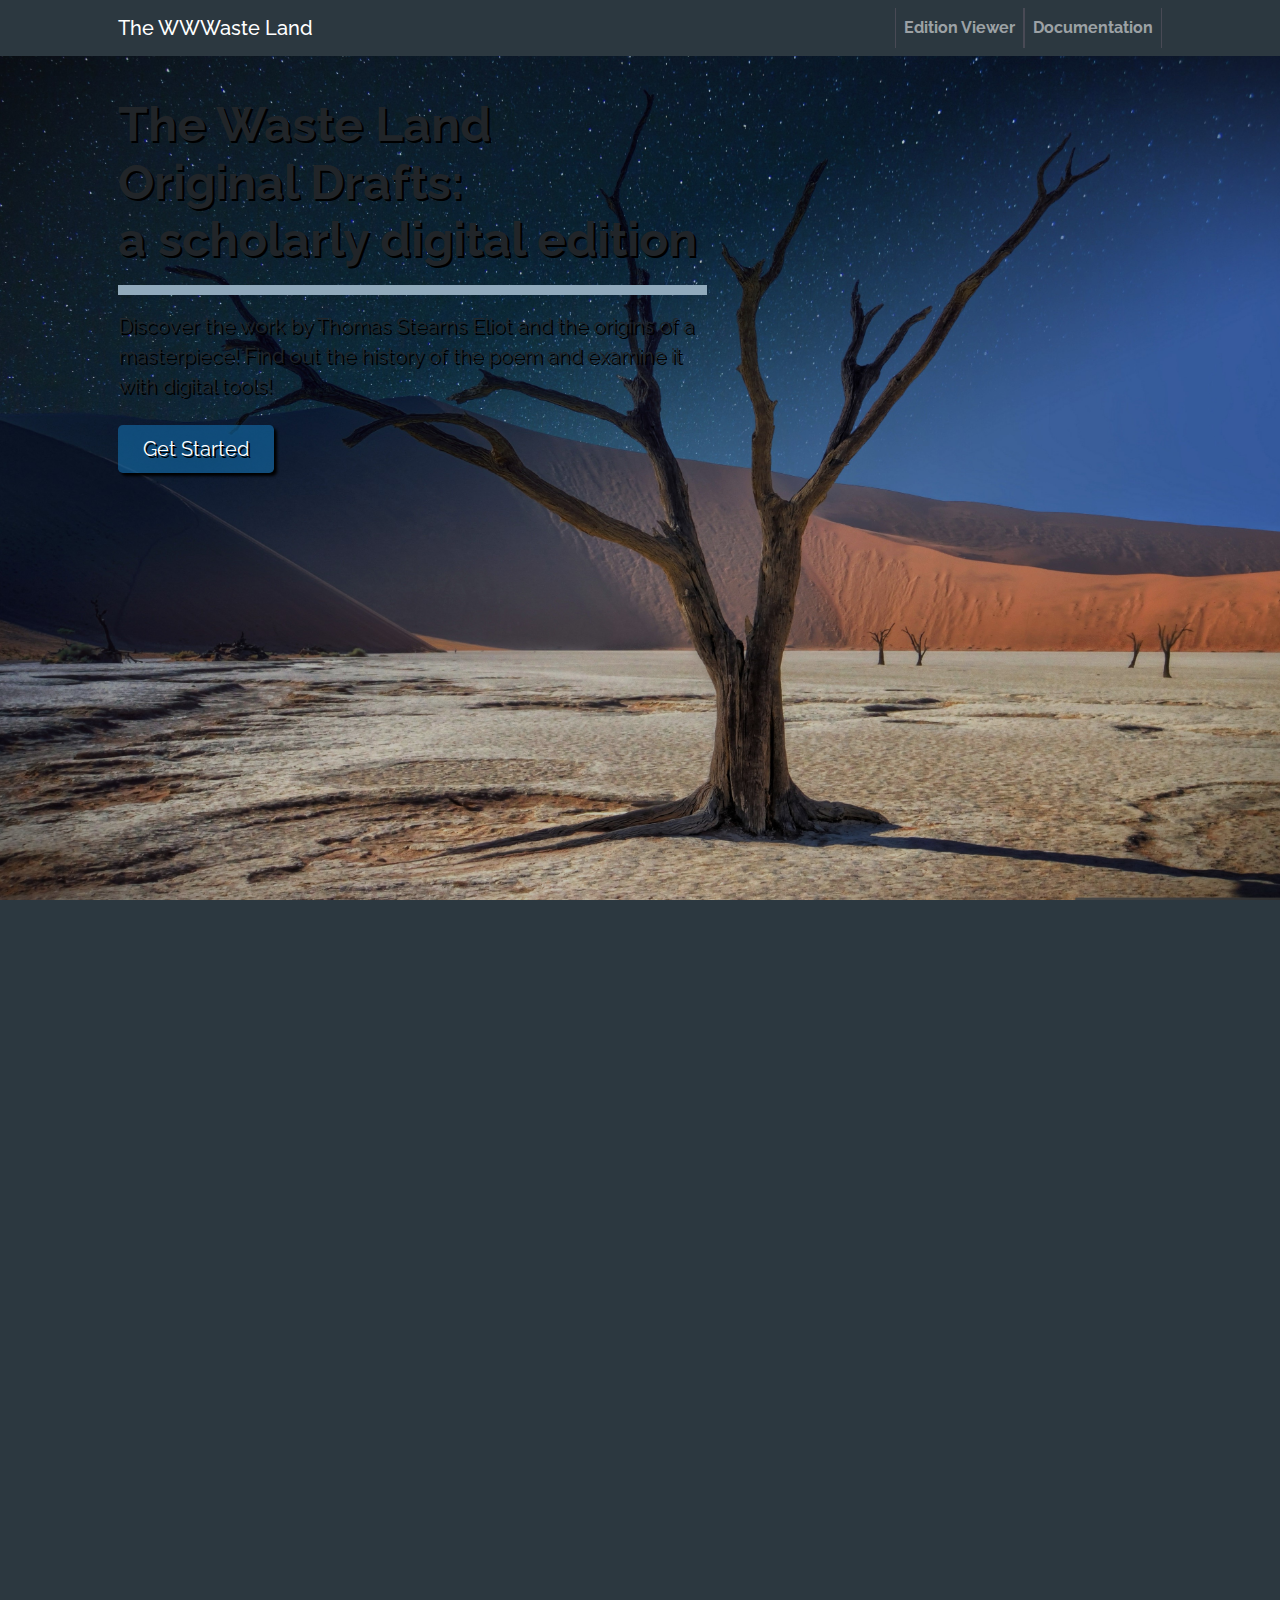
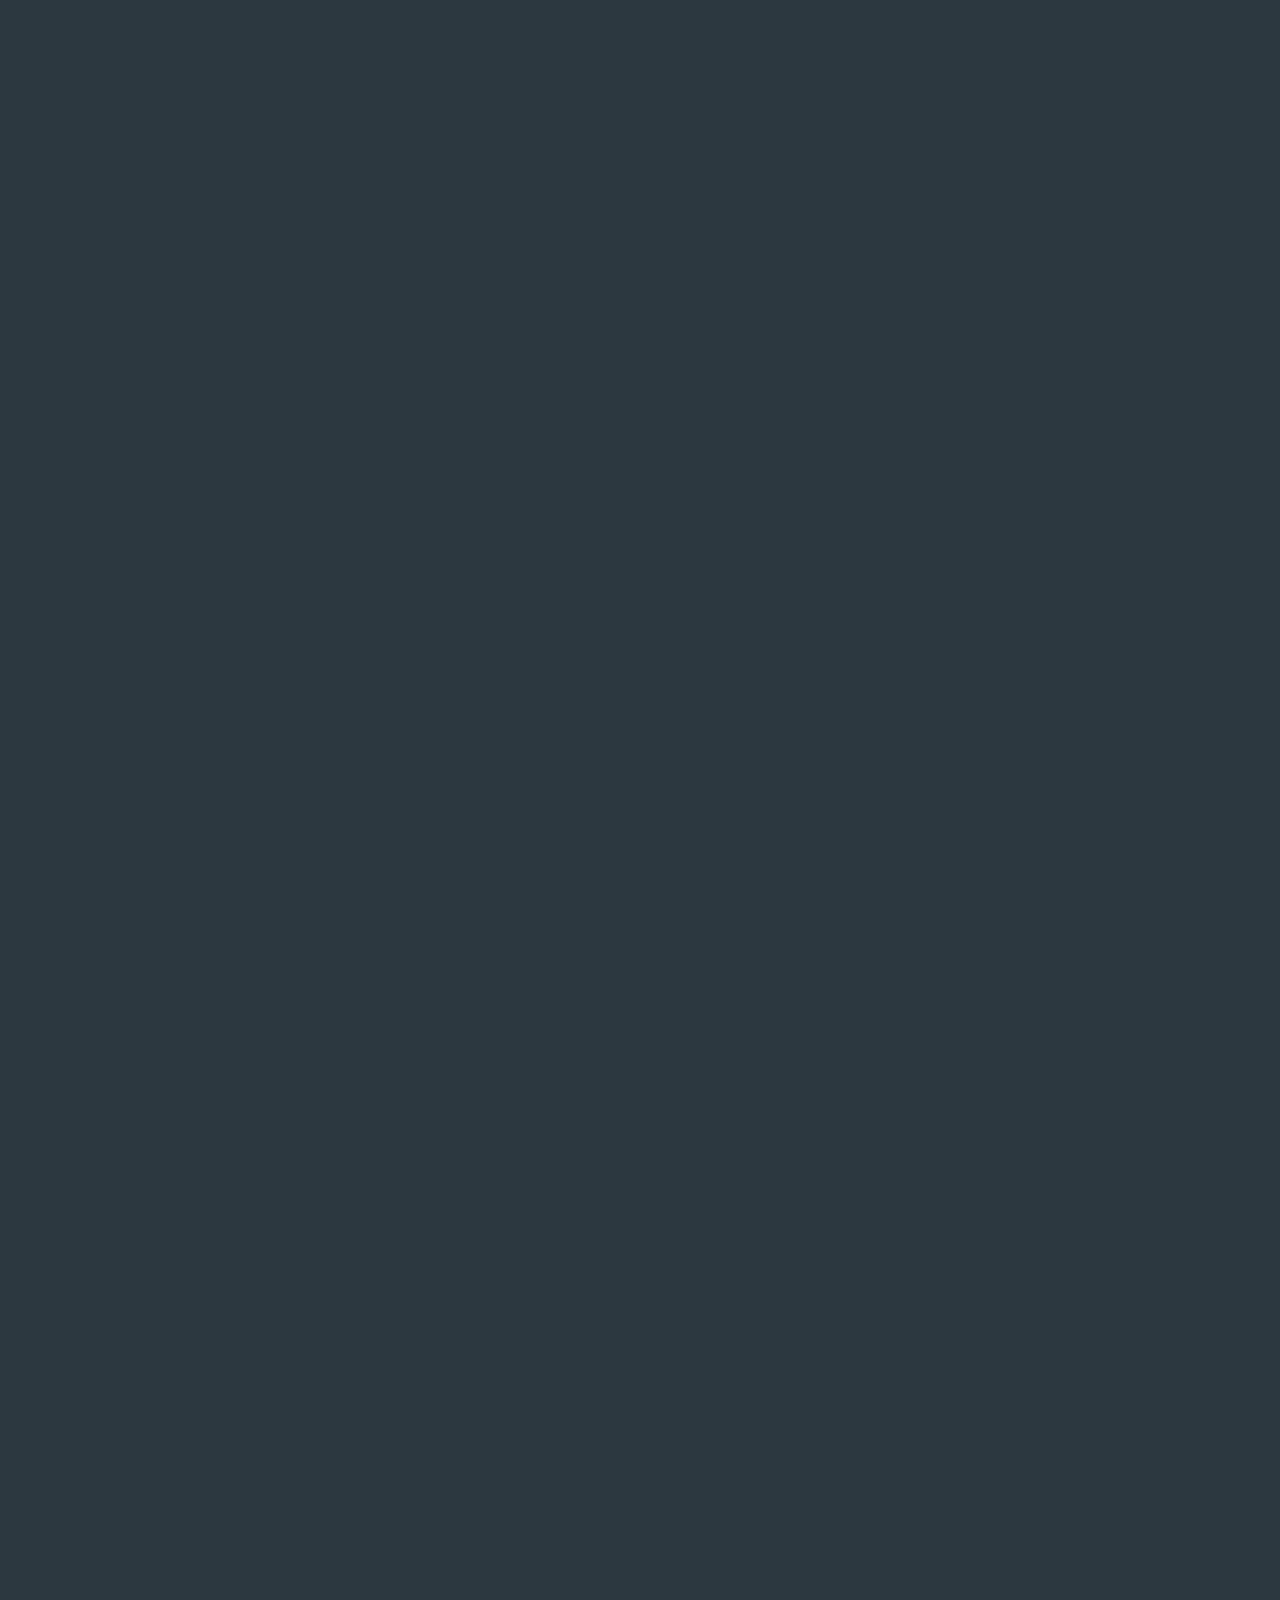
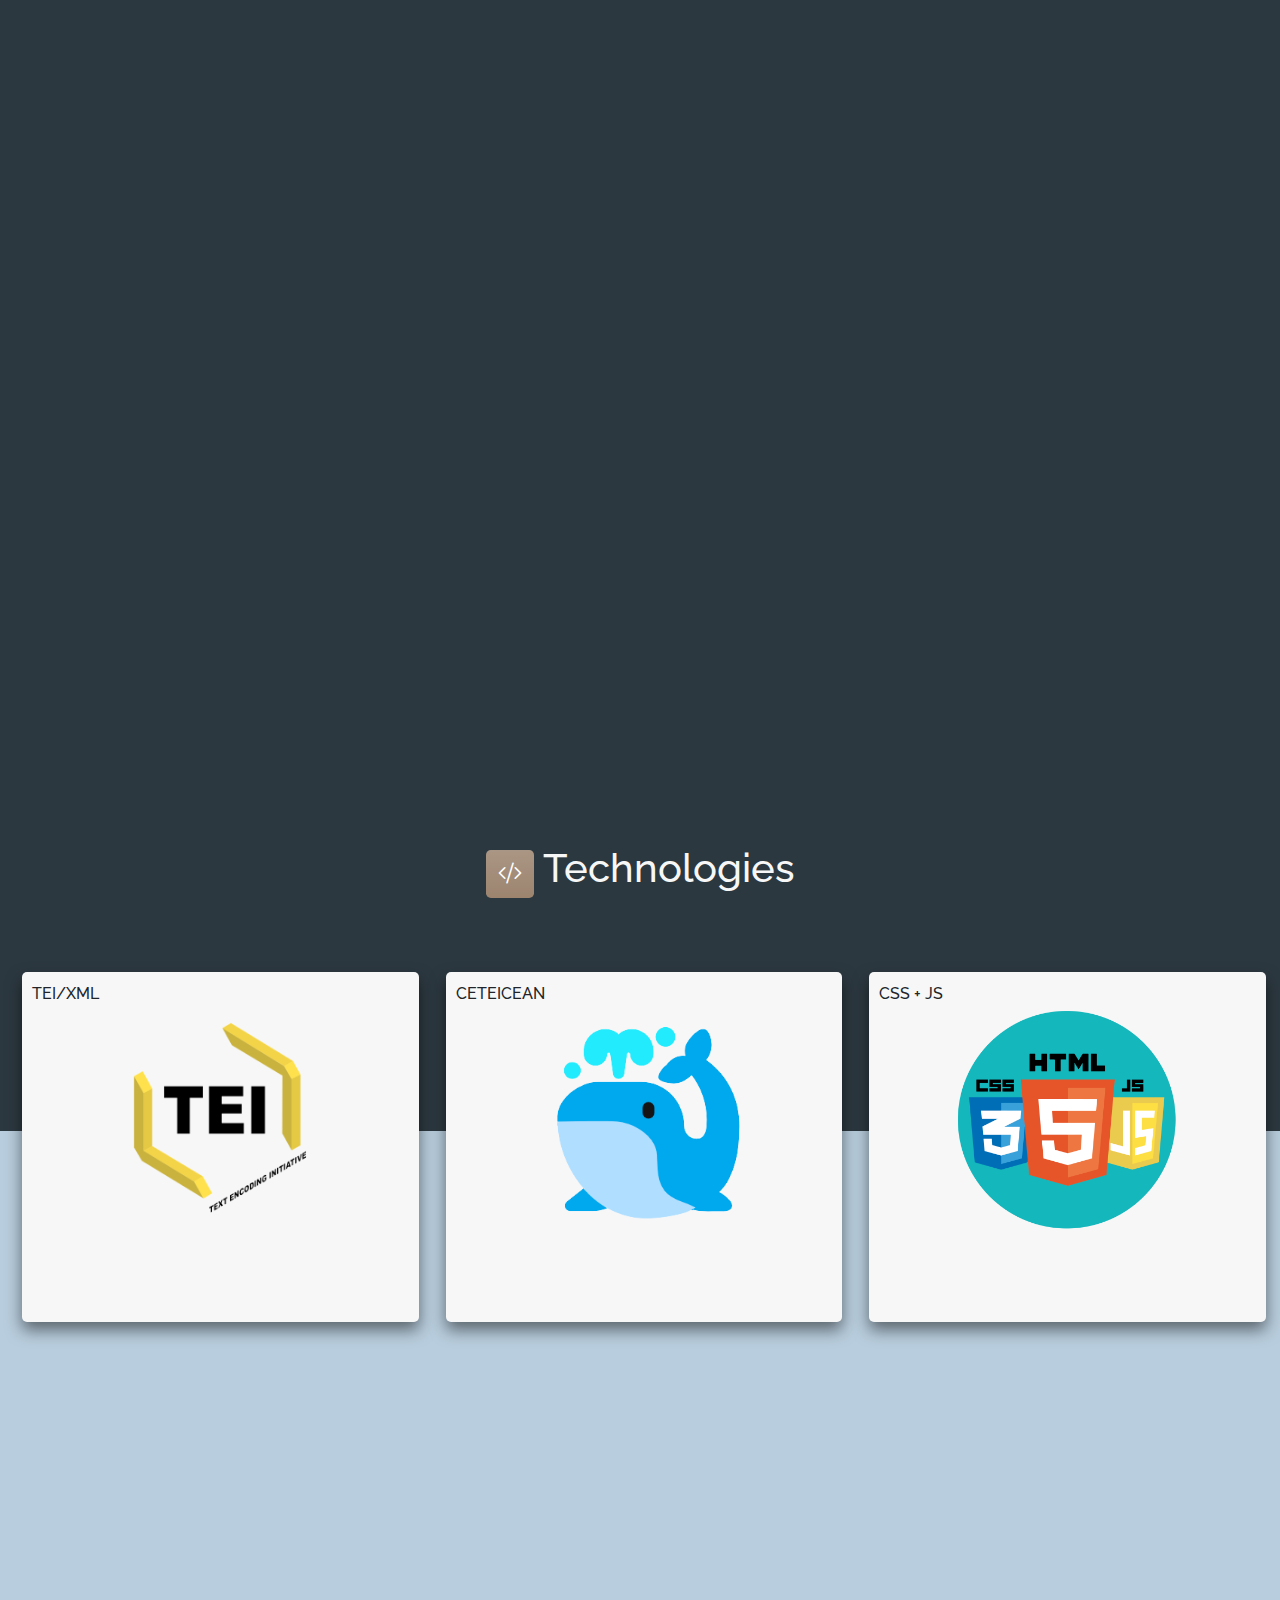
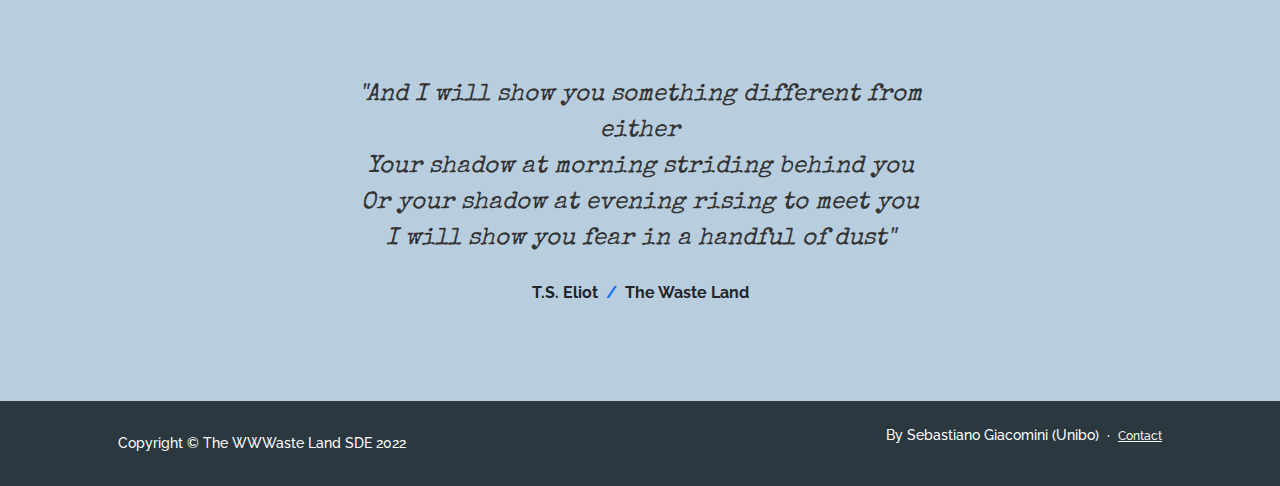
<file: index.html>
<!DOCTYPE html>
<html lang="en">
    <head>
        <meta charset="utf-8" />
        <meta name="viewport" content="width=device-width, initial-scale=1, shrink-to-fit=no" />
        <meta name="description" content="" />
        <meta name="author" content="" />
        <title>The WWWaste Land</title>
        <!-- Favicon-->
        <link type="image/png" sizes="32x32" rel="icon" href="images/icons8-letteratura-32.png">
        <!-- Bootstrap icons-->
        <link href="https://cdn.jsdelivr.net/npm/bootstrap-icons@1.5.0/font/bootstrap-icons.css" rel="stylesheet" />
        <!-- Core theme CSS (includes Bootstrap)-->
        <link href="css/styles.css" rel="stylesheet" />
        <link href="css/mycss.css" rel="stylesheet" />
        <link rel="preconnect" href="https://fonts.googleapis.com">
        <link rel="preconnect" href="https://fonts.gstatic.com" crossorigin>
        <link href="https://fonts.googleapis.com/css2?family=Raleway:wght@300&display=swap" rel="stylesheet">
    </head>
    <body class="d-flex flex-column h-100">
        <main class="flex-shrink-0">
            <!-- Navigation-->
            <nav class="navbar navbar-expand-lg navbar-dark bg-dark fixed-top">
                <div class="container px-5">
                    <a class="navbar-brand" href="index.html">The WWWaste Land</a>
                    <button class="navbar-toggler" type="button" data-bs-toggle="collapse" data-bs-target="#navbarSupportedContent" aria-controls="navbarSupportedContent" aria-expanded="false" aria-label="Toggle navigation"><span class="navbar-toggler-icon"></span></button>
                    <div class="collapse navbar-collapse" id="navbarSupportedContent">
                        <ul class="navbar-nav ms-auto mb-2 mb-lg-0">
                            <li class="nav-item"><a class="nav-link" href="viewer.html">Edition Viewer</a></li>
                            <li class="nav-item"><a class="nav-link" href="documentation.html">Documentation</a></li>
                        </ul>
                    </div>
                </div>
            </nav>
            <!-- Header-->
            <header class="py-5">
                <div class="container px-5">
                    <div class="row gx-5 align-items-center justify-content-center">
                        <div class="col-lg-8 col-xl-7 col-xxl-6">
                            <div class="my-5 text-center text-xl-start">
                                <h1 class="display-5 fw-bolder mb-2">The Waste Land<br>Original Drafts:<br>a scholarly digital edition</h1>
                                <hr id="headerHr">
                                <p class="lead fw-normal mb-4">Discover the work by Thomas Stearns Eliot and the origins of a masterpiece! Find out the history of the poem and examine it with digital tools!</p>
                                <div class="d-grid gap-3 d-sm-flex justify-content-sm-center justify-content-xl-start">
                                    <a class="btn btn-starting btn-lg px-4 me-sm-3" href="#features">Get Started</a>
                                </div>
                            </div>
                        </div>
                        <div class="col-xl-5 col-xxl-6 d-none d-xl-block text-center"></div>
                    </div>
                </div>
            </header>
            <!-- Features section-->
            <section class="py-5" id="features">
                <div class="container px-5 my-5">
                    <div class="row gx-5">
                        <div class="col-lg-12 full-height">
                            <div class="col mb-5 h-100 special-cards" id="poem">
                                <h2 class="h2"><div class="feature bg-danger bg-gradient text-white rounded-3 mb-3"><i class="bi bi-book"></i></div>  The poem</h2>
                                <hr id="underline-hr1">
                                <p class="mb-0">The Waste Land is a poem by <span class="bolder">Thomas Stearn Eliot</span>, one of the major poems of the 20th century and a masterpiece of <span class="bolder">modernist poetry</span>. The work's first publication dates back to <span class="bolder">1922</span>: it first appeared in the United Kingdom in the October issue of Eliot's The Criterion. In December 1922, the poem was published in book form.<br>
                               The Waste Land is a poem about <span class="bolder">brokenness</span> and <span class="bolder">loss</span>, as a portrait of the <span class="bolder">post-war generation</span>. Disillusionment and fragmentation are both the basic themes and a key feature of the poem's style and layout.</p>
                                <img src="images/book2.png">
                            </div>
                        </div>
                        <div class="col-lg-12 full-height">
                            <div class="col mb-5 h-100 special-cards" id="project">
                                <h2 class="h2"><div class="feature bg-info bg-gradient text-white rounded-3 mb-3"><i class="bi bi-graph-up"></i></div>  The project</h2>
                                <hr id="underline-hr2">
                                <p class="mb-0"><span class="bolder">The WWWaste Land SDE: The Waste Land Original Drafts</span> is a Digital Text in the Humanities project. The present editions aims to provide an effective representation of the <span class="bolder">first stages of the poem's creation</span>, analysing the original <span class="bolder">manuscript-typescript</span> by T. S. Eliot. The edition offers several visualizations of the source document, including a written reproduction of the annotations by T. S. Eliot, Ezra Pound, and Vivienne Eliot, and a text updated according to those revisions.</p>
                                <img src="images/SDE.png">
                            </div>
                        </div>
                        <div class="col-lg-12 full-height">
                            <div class="col mb-5 h-100 special-cards" id="sources">
                                <h2 class="h2"><div class="feature bg-info bg-gradient text-white rounded-3 mb-3"><i class="bi bi-vector-pen"></i></div>  The sources</h2>
                                <hr id="underline-hr2">
                                <p class="mb-0">The present edition recovers the precious content of The Waste Land Original Drafts, a manuscript-typescript today preserved at the <span class="bolder">New York Public Library</span>. The document contains the original typescript draft of the poem along with many hand-written corrections by the author, Ezra Pound, and the author's wife, Vivienne Eliot: in other words, it represents a perfect reflection of the <span class="bolder">fragmentary essence of the poem</span>.</p>
                                <img src="images/1.jpg">
                            </div>
                        </div>
                    </div>
                </div>
            </section>
            <!-- Testimonial section-->
            <div id="technologies">
                        <h3><div class="feature bg-danger bg-gradient text-white rounded-3 mb-3"><i class="bi bi-code-slash"></i></div> Technologies</h3>
                        <div class="tech" id="tei">TEI/XML<br>
                            <img src="images/tei.png">
                        </div>
                        <div class="tech">CETEICEAN <br>
                            <img src="images/cete.png">
                        </div>
                        <div class="tech">CSS + JS<br>
                            <img src="images/hcj.png">
                        </div>
            </div>
            <div class="py-5 snow-bg">
                <div class="container px-5 my-5">
                    <div class="row gx-5 justify-content-center">
                        <div class="col-lg-10 col-xl-7">
                            <div class="text-center">
                                <div class="fs-4 mb-4 fst-italic"><p class="quote">"And I will show you something different from either<br>
                                    Your shadow at morning striding behind you<br>
                                    Or your shadow at evening rising to meet you<br>
                                    I will show you fear in a handful of dust"</p></div>
                                <div class="d-flex align-items-center justify-content-center">
                                    <div class="fw-bold">
                                        T.S. Eliot 
                                        <span class="fw-bold text-primary mx-1">/</span>
                                        The Waste Land 
                                    </div>
                                </div>
                            </div>
                        </div>
                    </div>
                </div>
            </div>
        </main>
        <!-- Footer-->
        <footer class="bg-dark py-4 mt-auto">
            <div class="container px-5">
                <div class="row align-items-center justify-content-between flex-column flex-sm-row">
                    <div class="col-auto"><div class="small m-0 text-white">Copyright &copy; The WWWaste Land SDE 2022</div></div>
                    <div class="col-auto">
                        <p class="small text-white">By Sebastiano Giacomini (Unibo)</a>
                        <span class="text-white mx-1">&middot;</span>
                        <a class="link-light small" href="mailto:sebastiano.giacomini@studio.unibo.it">Contact</a>
                    </div>
                </div>
            </div>
        </footer>
        <!-- Bootstrap core JS-->
        <script src="https://cdn.jsdelivr.net/npm/bootstrap@5.1.3/dist/js/bootstrap.bundle.min.js"></script>
        <!-- Core theme JS-->
        <script src="js/scripts.js"></script>
        <script src="js/myscript.js"></script>
        
    </body>
</html>
</file>
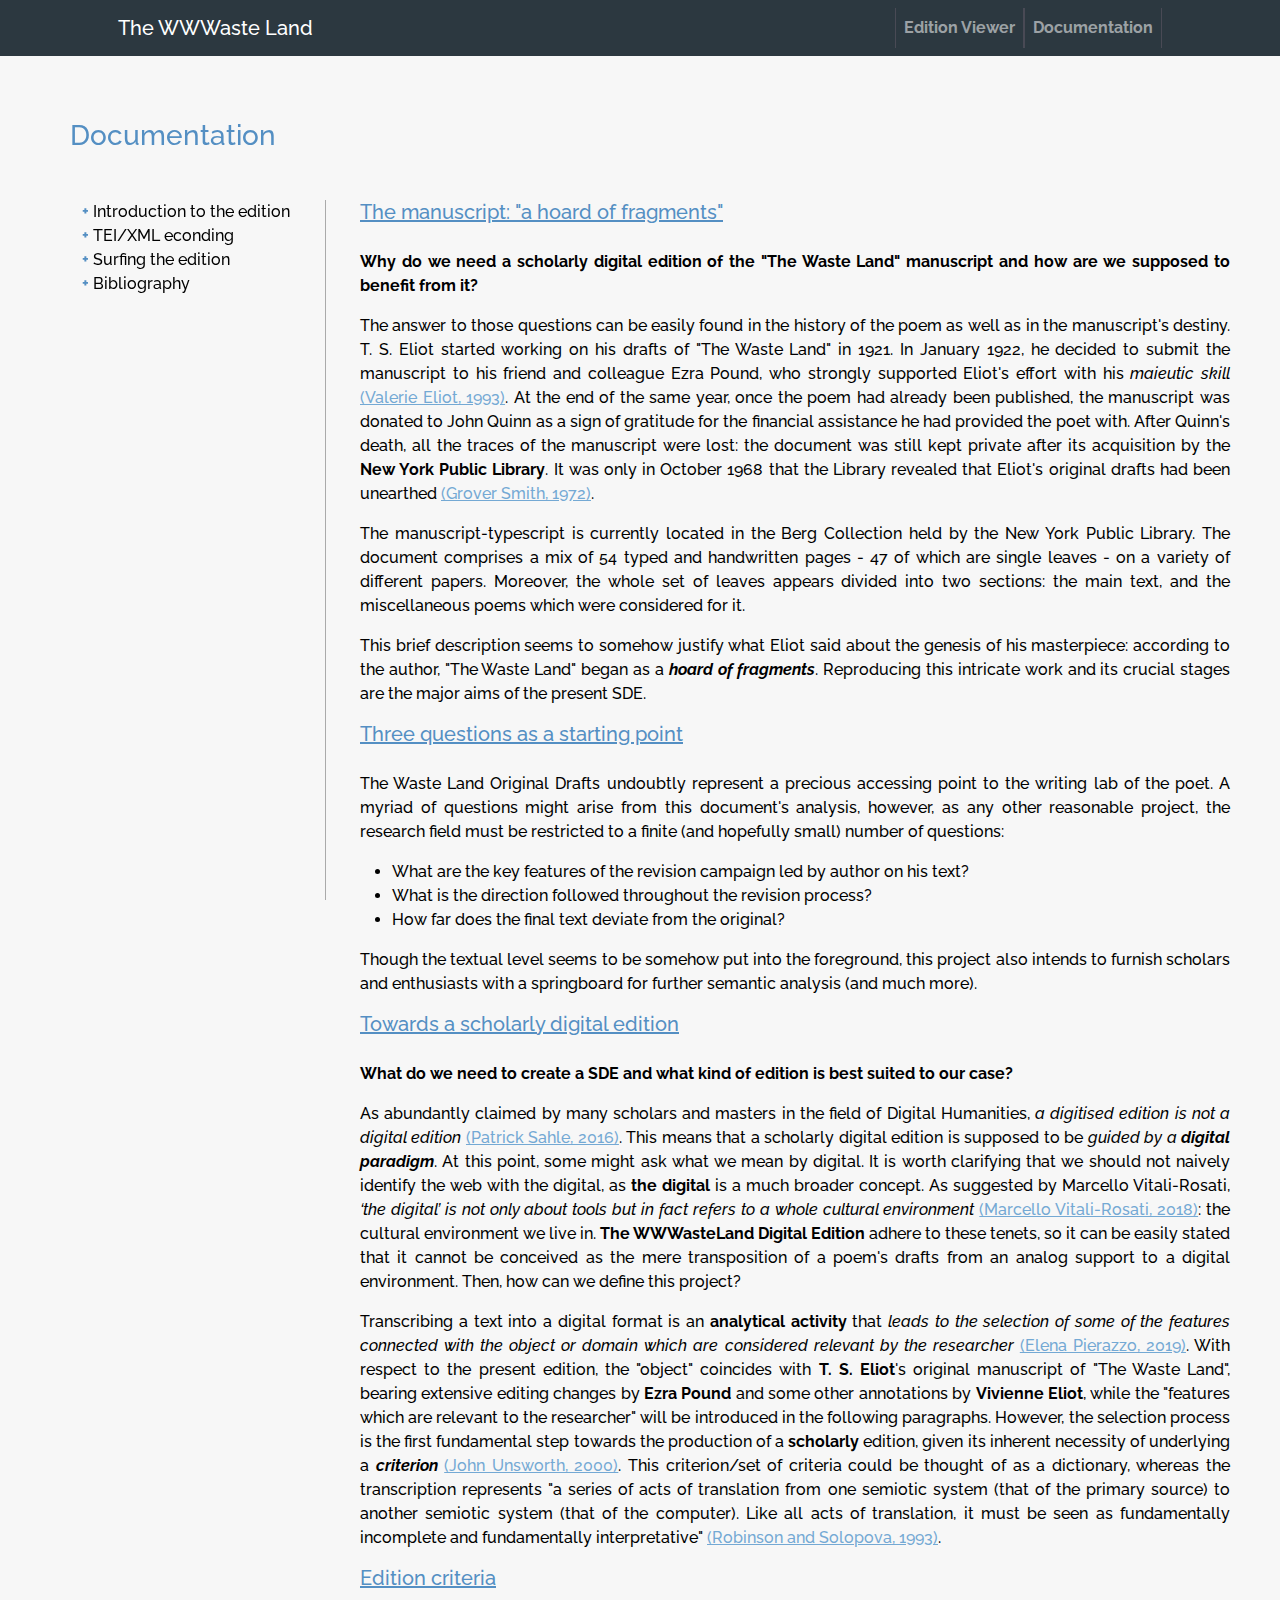
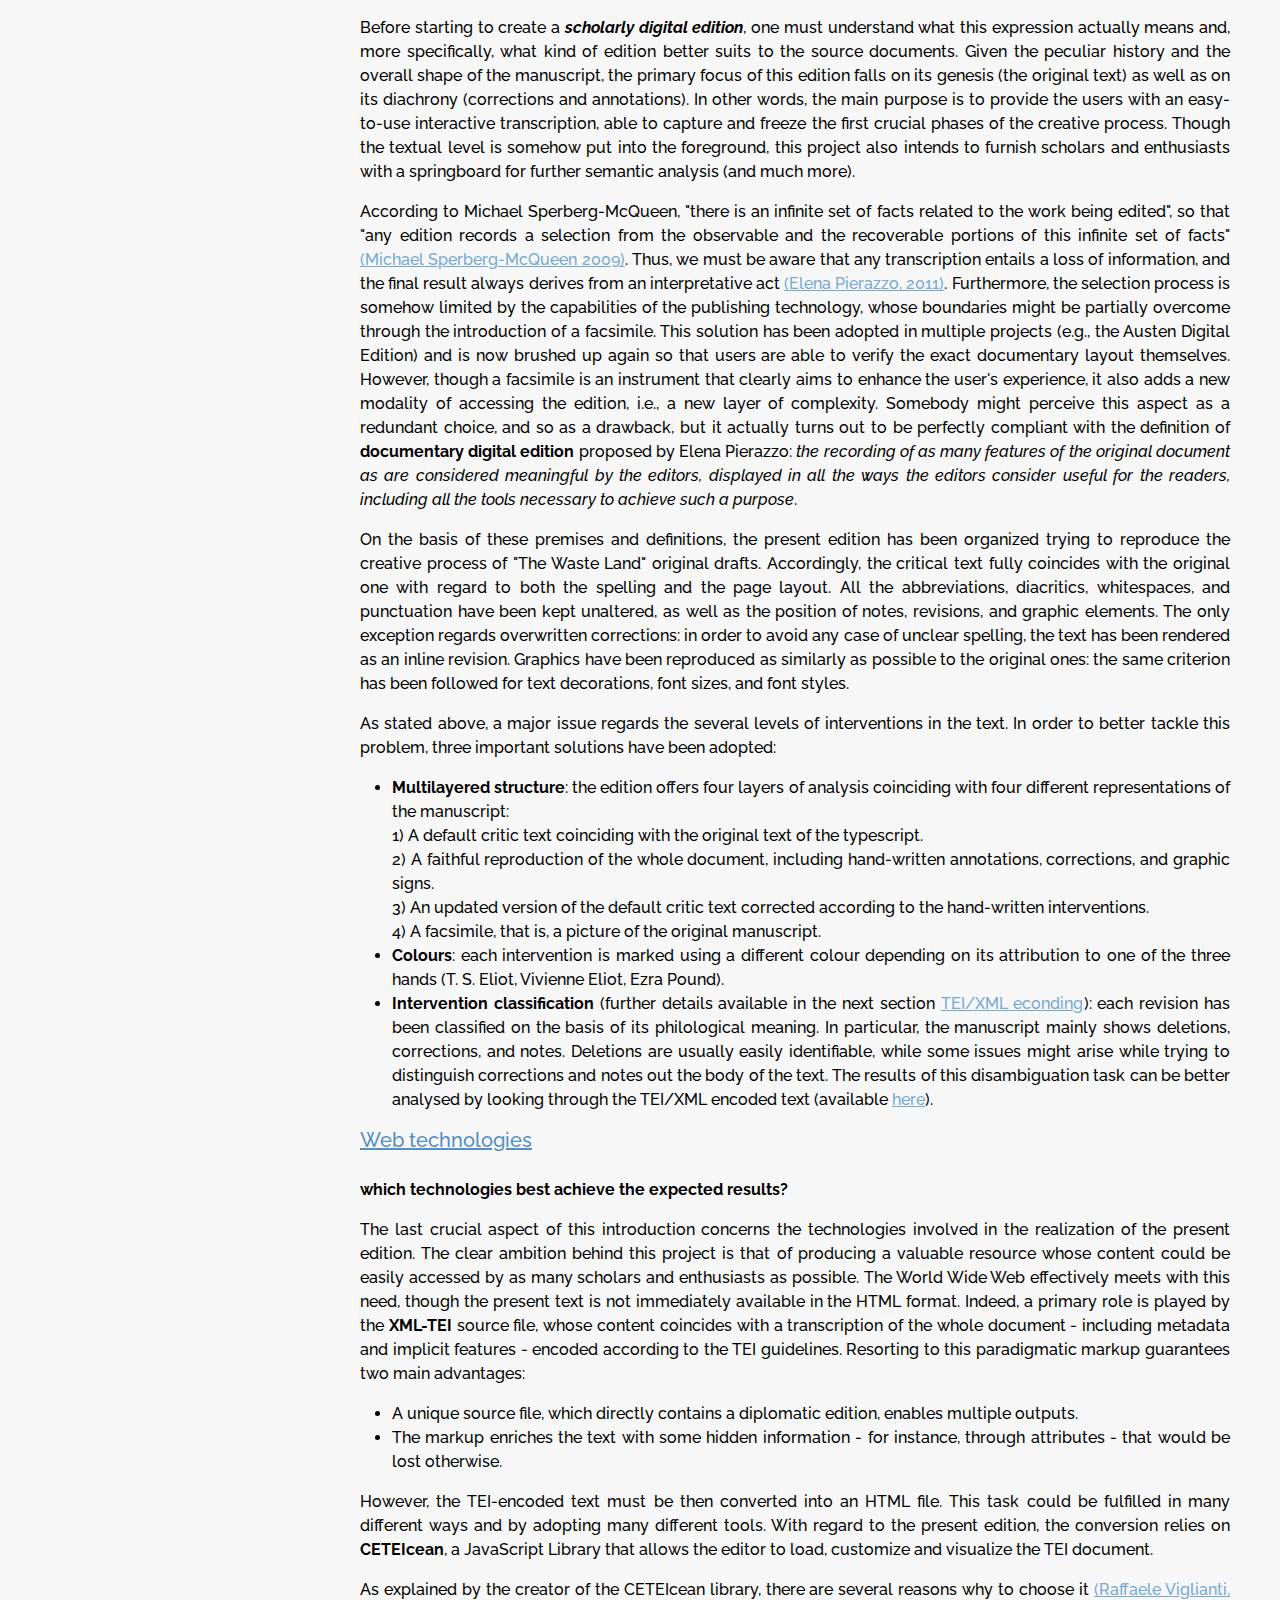
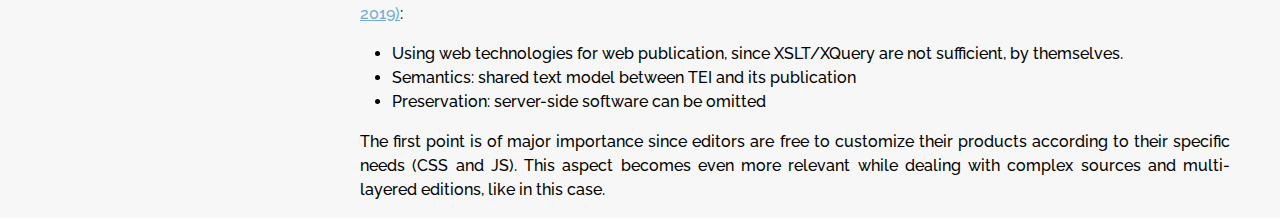
<file: documentation.html>
<!DOCTYPE html>
<html lang="en">
    <head>
        <meta charset="utf-8" />
        <meta name="viewport" content="width=device-width, initial-scale=1, shrink-to-fit=no" />
        <meta name="description" content="" />
        <meta name="author" content="" />
        <title>The WWWaste Land</title>
        <!-- Favicon-->
	<link type="image/png" sizes="32x32" rel="icon" href="images/icons8-letteratura-32.png">
        <!-- Bootstrap icons-->
        <link href="https://cdn.jsdelivr.net/npm/bootstrap-icons@1.5.0/font/bootstrap-icons.css" rel="stylesheet" />
        <!-- Core theme CSS (includes Bootstrap)-->
        <link href="css/styles.css" rel="stylesheet" />
        <link href="css/mycss.css" rel="stylesheet" />
        <link rel="preconnect" href="https://fonts.googleapis.com">
        <link rel="preconnect" href="https://fonts.gstatic.com" crossorigin>
        <script src="https://ajax.googleapis.com/ajax/libs/jquery/3.6.0/jquery.min.js"></script>
        <link href="https://fonts.googleapis.com/css2?family=Raleway:wght@300&display=swap" rel="stylesheet">
        <script src="https://cdn.jsdelivr.net/npm/bootstrap@5.1.3/dist/js/bootstrap.bundle.min.js"></script>
	<script src="js/documentation.js"></script>
    </head>
    <body class="d-flex flex-column h-100 white-body">
        <main class="flex-shrink-0">
            <!-- Navigation-->
            <nav class="navbar navbar-expand-lg navbar-dark bg-dark fixed-top">
                <div class="container px-5">
                    <a class="navbar-brand" href="index.html">The WWWaste Land</a>
                    <button class="navbar-toggler" type="button" data-bs-toggle="collapse" data-bs-target="#navbarSupportedContent" aria-controls="navbarSupportedContent" aria-expanded="false" aria-label="Toggle navigation"><span class="navbar-toggler-icon"></span></button>
                    <div class="collapse navbar-collapse" id="navbarSupportedContent">
                        <ul class="navbar-nav ms-auto mb-2 mb-lg-0">
                            <li class="nav-item"><a class="nav-link" href="viewer.html">Edition Viewer</a></li>
                            <li class="nav-item"><a class="nav-link" href="documentation.html">Documentation</a></li>
                        </ul>
                    </div>
                </div>
            </nav>
            <section id="documentation">
                <h3 class="blue-title">Documentation</h3>
                <div id="menu-left">
                    <ul>
                        <li id="intro">Introduction to the edition</li>
                        <li id="tei">TEI/XML econding</li>
		        <li id="surf">Surfing the edition</li>
                        <li id="bib">Bibliography</li>
                    </ul>
                </div>
                <div id="displayed-content">
					<div id="intro-div" class="activeSec">
						<h5>The manuscript: "a hoard of fragments"</h5>
						<p><span class="bold">Why do we need a scholarly digital edition of the "The Waste Land" manuscript and how are we supposed to benefit from it?</span></p>
						<p>The answer to those questions can be easily found in the history of the poem as well as in the manuscript's destiny. T. S. Eliot started working on his drafts of "The Waste Land" in 1921. In January 1922, he decided to submit the manuscript to his friend and colleague Ezra Pound, who strongly supported Eliot's effort with his <span class="em">maieutic skill</span> <a class="citation" href="#ValerieEliot">(Valerie Eliot, 1993)</a>. At the end of the same year, once the poem had already been published, the manuscript was donated to John Quinn as a sign of gratitude for the financial assistance he had provided the poet with. After Quinn's death, all the traces of the manuscript were lost: the document was still kept private after its acquisition by the <span class="bold">New York Public Library</span>. It was only in October 1968 that the Library revealed that Eliot's original drafts had been unearthed <a class="citation" href="#Grove">(Grover Smith, 1972)</a>.</p>
						<p>The manuscript-typescript is currently located in the Berg Collection held by the New York Public Library. The document comprises a mix of 54 typed and handwritten pages - 47 of which are single leaves - on a variety of different papers. Moreover, the whole set of leaves appears divided into two sections: the main text, and the miscellaneous poems which were considered for it.</p>
						<p>This brief description seems to somehow justify what Eliot said about the genesis of his masterpiece: according to the author, "The Waste Land" began as a <span class="em bold">hoard of fragments</span>. Reproducing this intricate work and its crucial stages are the major aims of the present SDE.</p>
						<h5>Three questions as a starting point</h5>
						<p>The Waste Land Original Drafts undoubtly represent a precious accessing point to the writing lab of the poet. A myriad of questions might arise from this document's analysis, however, as any other reasonable project, the research field must be restricted to a finite (and hopefully small) number of questions:</p>
						<ul>
							<li>What are the key features of the revision campaign led by author on his text?</li>
							<li>What is the direction followed throughout the revision process?</li>
							<li>How far does the final text deviate from the original?</li>
						</ul>
						<p>Though the textual level seems to be somehow put into the foreground, this project also intends to furnish scholars and enthusiasts with a springboard for further semantic analysis (and much more).
						<h5>Towards a scholarly digital edition</h5>
						<p><span class="bold">What do we need to create a SDE and what kind of edition is best suited to our case?</span></p>
						<p>As abundantly claimed by many scholars and masters in the field of Digital Humanities, <span class="em">a digitised edition is not a digital edition</span> <a class="citation" href="#Sahle">(Patrick Sahle, 2016)</a>. This means that a scholarly digital edition is supposed to be <span class="em">guided by a <span class="bold">digital paradigm</span></span>. At this point, some might ask what we mean by digital. It is worth clarifying that we should not naively identify the web with the digital, as <span class="bold">the digital</span> is a much broader concept. As suggested by Marcello Vitali-Rosati, <span class="em">‘the digital’ is not only about tools but in fact refers to a whole cultural environment</span> <a href="#Rosati" clas="citation">(Marcello Vitali-Rosati, 2018)</a>: the cultural environment we live in. <span class="bold">The WWWasteLand Digital Edition</span> adhere to these tenets, so it can be easily stated that it cannot be conceived as the mere transposition of a poem's drafts from an analog support to a digital environment. Then, how can we define this project?</p>
						<p>Transcribing a text into a digital format is an <span class="bold">analytical activity</span> that <span class="em">leads to the selection of some of the features connected with the object or domain which are considered relevant by the researcher</span></span> <a class="citation" href="#Pierazzo1">(Elena Pierazzo, 2019)</a>. With respect to the present edition, the "object" coincides with <span class="bold">T. S. Eliot</span>'s original manuscript of "The Waste Land", bearing extensive editing changes by <span class="bold">Ezra Pound</span> and some other annotations by <span class="bold">Vivienne Eliot</span>, while the "features which are relevant to the researcher" will be introduced in the following paragraphs. However, the selection process is the first fundamental step towards the production of a <span class="bold">scholarly</span> edition, given its inherent necessity of underlying a <span class="em bold">criterion</span> <a class="citation" href="#Unsworth">(John Unsworth, 2000)</a>. This criterion/set of criteria could be thought of as a dictionary, whereas the transcription represents "a series of acts of translation from one semiotic system (that of the primary source) to another semiotic system (that of the computer). Like all acts of translation, it must be seen as fundamentally incomplete and fundamentally interpretative" <a href="#robSol" class="citation">(Robinson and Solopova, 1993)</a>.</p>
						<h5>Edition criteria</h5>
						<p>Before starting to create a <span class="em bold">scholarly digital edition</span>, one must understand what this expression actually means and, more specifically, what kind of edition better suits to the source documents. Given the peculiar history and the overall shape of the manuscript, the primary focus of this edition falls on its genesis (the original text) as well as on its diachrony (corrections and annotations). In other words, the main purpose is to provide the users with an easy-to-use interactive transcription, able to capture and freeze the first crucial phases of the creative process. Though the textual level is somehow put into the foreground, this project also intends to furnish scholars and enthusiasts with a springboard for further semantic analysis (and much more).</p>
						<p>According to Michael Sperberg-McQueen, "there is an infinite set of facts related to the work being edited", so that "any edition records a selection from the observable and the recoverable portions of this infinite set of facts" <a class="citation" href="#McQueen">(Michael Sperberg-McQueen 2009)</a>. Thus, we must be aware that any transcription entails a loss of information, and the final result always derives from an interpretative act <a class="citation" href="#Pierazzo2">(Elena Pierazzo, 2011)</a>. Furthermore, the selection process is somehow limited by the capabilities of the publishing technology, whose boundaries might be partially overcome through the introduction of a facsimile. This solution has been adopted in multiple projects (e.g., the Austen Digital Edition) and is now brushed up again so that users are able to verify the exact documentary layout themselves. However, though a facsimile is an instrument that clearly aims to enhance the user's experience, it also adds a new modality of accessing the edition, i.e., a new layer of complexity. Somebody might perceive this aspect as a redundant choice, and so as a drawback, but it actually turns out to be perfectly compliant with the definition of <span class="bold">documentary digital edition</span> proposed by Elena Pierazzo: <span class="em">the recording of as many features of the original document as are considered meaningful by the editors, displayed in all the ways the editors consider useful for the readers, including all the tools necessary to achieve such a purpose</span>.</p>  
						<p>On the basis of these premises and definitions, the present edition has been organized trying to reproduce the creative process of "The Waste Land" original drafts. Accordingly, the critical text fully coincides with the original one with regard to both the spelling and the page layout. All the abbreviations, diacritics, whitespaces, and punctuation have been kept unaltered, as well as the position of notes, revisions, and graphic elements. The only exception regards overwritten corrections: in order to avoid any case of unclear spelling, the text has been rendered as an inline revision. Graphics have been reproduced as similarly as possible to the original ones: the same criterion has been followed for text decorations, font sizes, and font styles.</p>
						<p>As stated above, a major issue regards the several levels of interventions in the text. In order to better tackle this problem, three important solutions have been adopted:</p>
						<ul>
							<li><span class="bold">Multilayered structure</span>: the edition offers four layers of analysis coinciding with four different representations of the manuscript:<br> 
								1) A default critic text coinciding with the original text of the typescript.<br>
								2) A faithful reproduction of the whole document, including hand-written annotations, corrections, and graphic signs.<br>
								3) An updated version of the default critic text corrected according to the hand-written interventions.<br>
								4) A facsimile, that is, a picture of the original manuscript.
							</li>
							<li><span class="bold">Colours</span>: each intervention is marked using a different colour depending on its attribution to one of the three hands (T. S. Eliot, Vivienne Eliot, Ezra Pound).</li>
							<li><span class="bold">Intervention classification</span> (further details available in the next section <a href="#tei-documentation">TEI/XML econding</a>): each revision has been classified on the basis of its philological meaning. In particular, the manuscript mainly shows deletions, corrections, and notes. Deletions are usually easily identifiable, while some issues might arise while trying to distinguish corrections and notes out the body of the text. The results of this disambiguation task can be better analysed by looking through the TEI/XML encoded text (available <a href="https://thewwwasteland.github.io/The-Waste-Land-Original-Drafts/wasteland.xml">here</a>).   	
						</ul>
						<h5>Web technologies</h5>
		    				<p><span class="bold">which technologies best achieve the expected results?</span></p>
						<p>The last crucial aspect of this introduction concerns the technologies involved in the realization of the present edition. The clear ambition behind this project is that of producing a valuable resource whose content could be easily accessed by as many scholars and enthusiasts as possible. The World Wide Web effectively meets with this need, though the present text is not immediately available in the HTML format. Indeed, a primary role is played by the <span class="bold">XML-TEI</span> source file, whose content coincides with a transcription of the whole document - including metadata and implicit features - encoded according to the TEI guidelines. Resorting to this paradigmatic markup guarantees two main advantages:</p>
						<ul>
							<li>A unique source file, which directly contains a diplomatic edition, enables multiple outputs.</li>
							<li>The markup enriches the text with some hidden information - for instance, through attributes - that would be lost otherwise.</li>
						</ul>
						<p>However, the TEI-encoded text must be then converted into an HTML file. This task could be fulfilled in many different ways and by adopting many different tools. With regard to the present edition, the conversion relies on <span class="bold">CETEIcean</span>, a JavaScript Library that allows the editor to load, customize and visualize the TEI document.</p>  
						<p>As explained by the creator of the CETEIcean library, there are several reasons why to choose it <a href="#Viglianti" class="citation">(Raffaele Viglianti, 2019)</a>:</p>
						<ul>
							<li>Using web technologies for web publication, since XSLT/XQuery are not sufficient, by themselves.</li>
							<li>Semantics: shared text model between TEI and its publication</li>
							<li>Preservation: server-side software can be omitted</li>
						</ul>
						<p>The first point is of major importance since editors are free to customize their products according to their specific needs (CSS and JS). This aspect becomes even more relevant while dealing with complex sources and multi-layered editions, like in this case.</p> 
					</div>
					<div id="tei-div" class="hidden">
					<h5>Overview</h5>
					<p>The content of the manuscript-typescipt has been encoded according the <span class="bold">P5 guidelines</span> provided by the <span class="bold">Text Encoding Initiative</span>. In particular, the main source of the present edition's encoding coincides with the eleventh chapter of the guidelines, which is devoted to the <span class="bold">Representation of Primary Sources</span>.</p>
					<p>Before looking through the structure of the present edition's encoded version, it's worth remarking the interdisciplinary nature of the TEI model, whose guidelines represent "the distillation of a consensus formulated by combining input from specialists from many academic disciplines, having in common only an interest in the application of digital technologies within those disciplines" <a href="#barnard" class="citation">(Lou Barnard, 2019)</a>. For this reason, it seems even more important to take a closer look at the features of the encoded text.</p>
					<h5>General structure</h5>
					<p>The TEI markup follows the general rules and the syntax of the XML markup language. The overall structure of a unitary text is:</p>
					<div class="code-box">
<code>&lt;TEI xmlns="http://www.tei-c.org/ns/1.0"&gt;</code>
<code>  &lt;teiHeader&gt;</code>
<code class="comment">&lt;!-- ... --&gt;</code>
<code>  &lt;/teiHeader&gt;</code>
<code>  &lt;text&gt;</code>
<code>    &lt;front&gt;</code>
<code class="comment">&lt;!-- front matter of copy text, if any, goes here --&gt;</code>
<code>    &lt;/front&gt;</code>
<code>    &lt;body&gt;</code>
<code class="comment">&lt;!-- body of copy text goes here --&gt;</code>
<code>    &lt;/body&gt;</code>	
<code>  &lt;/text&gt;</code>
<code>&lt;/TEI&gt;</code>
					</div>
					<br>
					<p>This is the skeleton of our diplomatic edition, whose content can be clearly divided into two major sections:</p>
					<ul>
						<li><span class="bold">teiHeader</span>: introduces the manuscript, the edition, and their metadata.</li>
						<li><span class="bold">text</span>: contains the actual text the diplomatic edition.</li>
					</ul>					
					<h5>&lt;teiHeader&gt;</h5>
					<p>With regard to the present edition, the teiHeader contains both a full bibliographic description of an electronic file (<code>&lt;fileDesc&gt;</code>) and a presentation of all the non-bibliographic information (<code>&lt;profileDesc&gt;</code>)</p>
                        		<ul>
						<li><span class="bold">&lt;fileDesc&gt;</span>: includes some information about:
							<ul>
								<li><span class="bold">The title (<code>&lt;titleStmt&gt;</code>)</span>: presents the actual title of the edition (<code>&lt;title&gt;</code>) and the name of the author (<code>&lt;author&gt;</code>)</li>
								<li><span class="bold">The edition (<code>&lt;editionStmt&gt;</code>)</span>: includes information about the first edition and a statement of responsibility for the intellectual content of the edition (<code>&lt;respStmt&gt;</code>)
								<li><span class="bold">The publication (<code>&lt;publicationStmt&gt;</code>)</span>: introduces the publisher (<code>&lt;title&gt;</code>) and possible restrictions on its use or distribution (<code>&lt;availability&gt;</code>)
								<li><span class="bold">The source (<code>&lt;sourceDesc&gt;</code>)</span>: provides a description of the source document which is nested inside the more specific <code>&lt;msDesc&gt;</code> element:
								<ul>
									<li><span class="bold">&lt;msIdentifier&gt;</span>: presents the city (<code>&lt;settlement&gt;</code>) and the repository (<code>&lt;repository&gt;</code>) where the manuscript is located, along with its catalogue number (<code>&lt;idno&gt;</code>)</li>
									<li><span class="bold">&lt;msContents&gt;</span>: describes the intellectual content of the manuscript. Since we are dealing with a single poem, the content coincides with a single <code>&lt;msItem&gt;</code>, providing information about the title (<code>&lt;title&gt;</code>), the author's name (<code>&lt;author&gt;</code>) and the date of creation (<code>&lt;date&gt;</code>) of the original work.</li>
									<li><span class="bold">&lt;physDesc&gt;</span>: encloses a physical description of the manuscript. Given the relevance of the revision process, a special focus is devoted to the analysis of the hands (<code>&lt;handDesc&gt;</code>). The element <code>&lt;handDesc&gt;</code> contains a different <code>&lt;handNote&gt;</code> element for each of the hands involved. The <code>&lt;handNote&gt;</code> tag presents some important attributes: <code>@xml:id</code>, later recalled for identifying the ownership of a revision; <code>@scribe</code>, providing the name of the contributor; <code>@scope</code>, specifying how widely a certain hand is used in the manuscript.
								</ul>
								</li>
							</ul>
						</li>
						<li><span class="bold"><code>&lt;profileDesc&gt;</code></span>: contains some information about the languages used in the manuscript inside the <code>&lt;langUsage&gt;</code> element. Each language is introduced by a <code>&lt;language&gt;</code> element, whose opening tag includes the attribute <code>&lt;ident&gt;</code>, supplying a language code constructed as defined in <a href="https://www.rfc-editor.org/info/bcp47">BCP 47</a></li>
						
					</ul>
					<h5>&lt;text&gt;</h5>
					<p>At the same level as the <code>&lt;teiHeader&gt;</code>, readers can find the <code>&lt;text&gt;</code> element, whose inner tags depict the actual content of the source manuscript-typescript. The current SDE aims to provide the users with an easy-to-use product, thus, the original pagination of Eliot’s drafts has been kept unchanged. Consequently, the content of the <code>&lt;text&gt;</code> element has been split into a <span class="bold"><code>&lt;front&gt;</code></span> element and the <span class="bold"><code>&lt;body&gt;</code></span> part. From now on, each <code>&lt;div&gt;</code> element will mark the beginning and the end of a single page, with the exception of a <code>&lt;div&gt;</code> directly nested inside another <code>&lt;div&gt;</code> element.</p>
					<p>Let us now focus on the &lt;front&gt; element of the present edition, whose specific structure looks like this:</p>
					<h6>&lt;front&gt;</h6>
					<div class="code-box">
<code>&lt;front&gt;</code>
<code>  &lt;titlePage&gt;</code>
<code>    &lt;pb/&gt;</code>
<code>    &lt;div&gt;</code>
<code>      &lt;facsimile&gt;</code>
<code>        &lt;graphic/&gt;</code>
<code>      &lt;/facsimile&gt;</code>
<code>      &lt;div&gt;</code>
<code>        &lt;head&gt;</code>
<code>  &lt;/head&gt;</code>
<code>	&lt;quote&gt;</code>
<code>	&lt;/quote&gt;</code>
<code>      &lt;/div&gt;</code>
<code>    &lt;/div&gt;</code>
<code>  &lt;/titlePage&gt;</code>
<code>&lt;/front&gt;</code>
					</div>
					<br>
					<p>The front of the typescript consists of a single <span class="bold">title page</span>, marked by the corresponding tag (<code>&lt;titlePage&gt;</code>). Each page beginning is highlighted by the <code>&lt;pb/&gt;</code> tag, while the actual content of a page is placed inside the <code>&lt;div&gt;</code>. This last tag always contains a <span class="bold">digital reproduction</span> (<code>&lt;facsimile&gt;</code>) of the original source: the URL of the picture is expressed by the <code>&lt;@url&gt;</code> attribute of the (&lt;graphic/&gt;) element. The text of the title page is then articulated into the main heading (<span class="el">THE WASTE LAND / By / T. S. Eliot</span>) and an introductory quotation. The former is introduced by the <code>&lt;head&gt;</code> element, the latter is marked as a <code>&lt;quote&gt;</code>.</p>
					<h6>&lt;body&gt;</h6>
					<p>The <code>&lt;body&gt;</code> element encloses the text of the poem: its stanzas and lines. The following schema shows the general structure of this part.
					<div class="code-box">
<code>&lt;body&gt;</code>
<code class="comment">  &lt;!--page n--&gt;</code>
<code>  &lt;pb/&gt;</code>
<code>  &lt;div&gt;</code>
<code>    &lt;facsimile&gt;</code>
<code>      &lt;graphic/&gt;</code>
<code>    &lt;/facsimile&gt;</code>
<code>    &lt;lg type=“poemPage”&gt;</code>
<code>    &lt;/lg&gt;</code>
<code>  &lt;/div&gt;</code>
<code class="comment">  &lt;!--page n + 1--&gt;</code>
<code>&lt;/body&gt;</code>
					</div>
					<br>
					<p>This structure is reused for each page of the poem (with the obvious exception of the <code>&lt;body&gt;</code> tag). Specifically, the first four elements (<code>&lt;pb/&gt;</code>, <code>&lt;div&gt;</code>, <code>&lt;facsimile&gt;</code>, <code>&lt;graphic/&gt;</code>) are devoted to pagination and coincide with the opening tags of the <code>&lt;titlePage&gt;</code>. However, the main element of this section is <span class="bold"><code>&lt;lg type=“poemPage”&gt;</code></span>, i.e., the element containing the headings, the stanzas/lines, and the corrections/notes produced by T.S. Eliot, Ezra Pound, and Vivienne Eliot. At this level, the <code>&lt;lg&gt;</code> element always presents two attributes: <code>@n</code> (page number) and <code>@type</code> (in this case, the attribute always assumes the value <span class"em"><code>poemPage</code></span>). The <code>&lt;lg type=“poemPage”&gt;</code> element usually includes the following direct children:</li>
					<ul>
						<li><span class="bold"><code>&lt;lg type="stanza"&gt;</code></span>: at this level, the line group elements identify the <span class="bold">stanzas</span> of the poem. Therefore, the opening tag must include the attributes <code>@n</code> (stanza number) and <code>@type</code> (in this case, the attribute always assumes the value <span class"em"><code>stanza</code></span>).</li>  
						<li><span class="bold"><code>&lt;head&gt;</code></span>: the poem is made up of several sections, each of them having its own title. Moreover, some pages of the manuscript-typescript present an opening numeration, which is included inside the element <code>&lt;head&gt;</code>, too.</li>
						<li><span class="bold"><code>&lt;note&gt;</code></span>: the most peculiar feature of the Waste Land original drafts is the remarkable number of annotations later written by the author, by his colleague Ezra Pound, and by his wife Vivienne Eliot. While introducing notes, it is crucial to pinpoint the major difference between <code>&lt;note&gt;</code> elements and some other types of intervention in the text, like <code>&lt;add&gt;</code> instances: we generally identify as <code>&lt;add&gt;</code> those additional portions of text introduced within the body of the text (e.g.: overwritten corrections, inline revisions, external additions of text whose exact location in the poem is made explicit by graphic or written signs), whereas <code>&lt;note&gt;</code> elements refer to annotations located elsewhere in the document, outside the original body of the text. Morover, <code>&lt;note&gt;</code> elements never modify the base text.</li>
					</ul>
					<p>The last basic element of each poem encoding is the line: <span class="bold"><code>&lt;l&gt;</code></span>. Lines are numerated five by five, by means of the attribute <code>@n</code> associated with a value equal to 1 or a multiple of 5. In the vast majority of cases, <code>&lt;l&gt;</code> elements are direct children of a stanza <code>&lt;lg type="stanza"&gt;</code></p> 
					<p>Some other elements can be nested both inside the <code>&lt;lg type=“poemPage”&gt;</code> and the <code>&lt;lg type=“stanza”&gt;</code> elements, or even inside a line (<code>&lt;l&gt;</code>) or an annotation (<code>&lt;note&gt;</code>), depending on the portion of text they affect:</p> 
					<ul>
						<li><span class="bold"><code>&lt;add&gt;</code></span>: the addition of a portion of text. This element is characterized by the following attributes: <code>@hand</code> (the author of the addition), <code>@place</code> (the place inside the text, e.g.: margin-left, overwritten, etc.).
						<li><span class="bold"><code>&lt;anchor&gt;</code></span>: the anchor point element marks a specific point within a text. For instance, it might be required to identify the end of a <code>&lt;delSpan&gt;</code>.
						<li><span class="bold"><code>&lt;del&gt;</code></span>: the deletion of a portion of text. This element is characterized by the attribute <code>@hand</code>, expressing the author of the deletion.
						<li><span class="bold"><code>&lt;delSpan&gt;</code></span>: it marks the beginning of a longer portion of text deleted, i.e., all the deletions which are longer than a single verse or whose boundaries are not inside the same line. This element is characterized by the following attributes: <code>@hand</code> (the author of the deletion), <code>@spanTo</code> (a reference to the end point of the deletion span).
						<li><span class="bold"><code>&lt;graphic&gt;</code></span>: indicates the presence of a graphic or illustration. It must include the <code>@url</code> attribute redirecting to an image file.
						<li><span class="bold"><code>&lt;hi&gt;</code></span>: this element marks a portion of text that is graphically distinct from the surrounding text. It takes the following attributes: <code>@hand</code> (the author of the marker), <code>@rend</code> (the shape/aspect of the marker).
						<li><span class="bold"><code>&lt;metamark&gt;</code></span>: any kind of signal expressing how the document should be read. For instance, it can be used for a stanza/line/word whose new location inside the text is pointed by an arrow. This element is characterized by the following attributes: <code>@hand</code> (the author of the signal), <code>@place</code> (the place inside the text), <code>@rend</code> (the shape/aspect of the signal), and <code>@target</code> (the target of the signal).
						<li><span class="bold"><code>&lt;subst&gt;</code></span>: this element marks a group of one or more deletions and one or additions. Thus, it must contain at least one <code>&lt;del&gt;</code> and an <code>&lt;add&gt;</code>.
					</ul>
                    			</div>
	    	    			<div id="surf-div" class="hidden">
						<h5>One poem, four approaches</h5>
						<p>In the first section of the present documentation, it emerged the relevance of approaching the same work from different perspectives. Accordingly, users have been provided with four different modalities of accessing the text:</p>
						<h6>Default viewer</h6>
						<p>The default perspective of the present edition consists of a facsimile of the source document and a transcription of the original text of the typescript:</p>
						<img src="images/img1.png">
						<p>The edition can be surfed by turning pages (left/right button, <span class="key">&lt;</span> <span class="key">&gt;</span> keys) or looking for the exact page/section through the menus below. Users might also be interested in visualizing the corrections and the notes produced on the manuscript-typescript. To visualize the interventions, users can either click on the button <span class="em">Show annotations</span> or press the <span class="key">A</span> key. The new text will look like this:</p>
						<img src="images/img2.png">
						<h6>Other options</h6>
						<p>There are three more ways of accessing the content of the edition:</p>
						<p><span class="bold em">Facsimile</span>: it can be accessed by clicking on the specific icon (top menu) or pressing the <span class="key">F</span> key. The result will look like this:</p>
						<img src="images/img4.png">
						<p><span class="bold em">Comparing two versions</span>: it can be accessed by clicking on the specific icon (top menu) or pressing the <span class="key">C</span> key. The right side of the page still coincides with the default text, whose annotations can be visualized as usual (<span class="em">above</span>)</p>
						<img src="images/img3.png">
						<p><span class="bold em">Text only</span>: by clicking on the specific icon (top menu) or pressing the <span class="key">T</span> key. The new text coincides with a new version of the text, revised according to those interventions that had an actual effect on the evolution of the poem. Thus, this text represents the most updated version of the manuscript-typescript.</p>
						<img src="images/img5.png">
	    				</div>
	    				<div id="bib-div" class="hidden">
						<h5>Bibliography & Sitography</h5>
						<ul>
							<li><span class="bold">Burnard, Lou (2019)</span>: "How modeling standards evolve. The case of the TEI". In Flanders, Julia, Jannidis, Fotis ed al.: The Shape of Data In Digital Humanities: Modelling Texts and Text Based Resources. Oxford: Routledge.</li>
							<li><span class="bold">Eliot, Valerie (1993)</span>: "The waste land : a facsimile and transcript of the original drafts including the annotations of Ezra Pound". San Diego : Harcourt Brace.</li>							
							<li><span class="bold">Grover, Smith (1972)</span>: "The Making of THE WASTE LAND". In Mosaic: An Interdisciplinary Critical Journal, Vol. 6, No. 1, ULYSSES and THE WASTE LAND: Fifty Years After: A Critical Retrospective.</li>
							<li><span class="bold"><a href="https://janeausten.ac.uk/index.html">Jane Austen’s Fiction Manuscripts: A Digital Edition (2010)</a></span>.</li>
							<li><span class="bold"><a href="https://www.tei-c.org/release/doc/tei-p5-doc/en/html/PH.html#PHFAX">P5: Guidelines for Electronic Text Encoding and Interchange - 11 Representation of Primary Sources</a></span></li>
							<li><span class="bold">Pierazzo, Elena (2011)</span>: "A rationale of digital documentary editions". In Literary and Linguistic Computing, Vol. 26, Issue 4.</li>
							<li><span class="bold">Pierazzo, Elena (2019)</span>: "How subjective is your model?". In Flanders, Julia, Jannidis, Fotis ed al.: The Shape of Data In Digital Humanities: Modelling Texts and Text Based Resources. Oxford: Routledge.</li>
							<li><span class="bold">Robinson, P. M. W., and Solopova, E. (1993)</span>: "Guidelines for Transcription of the Manuscripts of the Wife of Bath's Prologue". In Blake N. F., and Robinson P. M. W. (eds.), The Canterbury Tales Project: Occasional Papers. Oxford University Computing Services, Office for Humanities Communication vol. 1</li>
							<li><span class="bold">Sahle, Patrick (2016)</span>: "What is a Scholarly Digital Edition?". In Pierazzo, Elena and Matthew James Driscoll. Digital Scholarly Editing. Theories and Practices. Cambridge: Open Book Publisher.</li>
							<li><span class="bold">Sperberg-McQueen, Michael (2009)</span>: "How to teach your edition how to swim". In Literary and Linguistic Computing, vol. 24.</li>
							<li><span class="bold">Unsworth, John (2000)</span>: "Scholarly Primitives: what methods do humanities researchers have in common, and how might our tools reflect this?". In Humanities Computing: formal methods, experimental practice. London: King's College</li>
							<li><span class="bold">Viglianti, Raffaele (2019)</span>: "<a href="https://www.i-d-e.de/wp-content/uploads/2019/11/Viglianti_CETEIcean.pdf">Easy TEI Publication with CETEIcean".</a></li>
							<li><span class="bold">Vitali-Rosati, Marcello (2018)</span>: "On Editorialization. Structuring Space and Authority in the Digitial Age". Cambridge: Open Book Publisher. In Rasch, Miriam: Theory on Demand, No. 26. Amsterdam: Institute of Network Cultures.</li>
	    				</div>
                </div>
            </section>
        </main>
     </body>
</html>
</file>
<file: css/mycss.css>
@import url('https://fonts.googleapis.com/css2?family=Special+Elite&display=swap');

body {
    background-color: #2c3840;
    font-weight: 500;
}

.white-body {
    background-color: #f7f7f7;
}

.nav-item {
    border-left: 1px solid rgba(81, 79, 91, 0.792);
    border-right: 1px solid rgba(81, 79, 91, 0.792);
    font-weight: bold;
    font-size: medium;
}

header {
    background-image: url("../images/back.jpg");
    background-size: cover;
    height: 100vh;
    background-position: center;
    background-attachment: fixed;
    text-shadow: 2px 2px black;	
}

.headerMove {
    animation: headerMove 10s forwards;
}

header h1 {
    animation: titleEntrance 3s forwards;
}

#headerHr {
    color: #91aabc;
    opacity: 1;
    height: 10px;
}

@keyframes titleEntrance {
    from {color: rgba(255, 255, 255, 0)}
    to {color: rgba(255, 255, 255, 1)}
}

header p {
    animation: textEntrance 3s forwards;
}

header a {
    color: white !important;
}

@keyframes textEntrance {
    from {color: rgba(255, 255, 255, 0)}
    to {color: rgba(255, 255, 255, 0.8)}
}

@keyframes headerMove {
    from {background-position: top;}
    to {background-position: center;}
}

.btn-starting {
    color: #eaf7fe;
    background-color: #1583cc7a;
    box-shadow: black 3px 3px 3px;
}

.btn-starting:hover {
    background-color: #1583cc;
}

.snow-bg {
    background-image: url('https://img.rawpixel.com/private/static/images/website/2022-05/pf-s124-ak-2615_2.jpg?w=1200&h=1200&dpr=1&fit=clip&crop=default&fm=jpg&q=75&vib=3&con=3&usm=15&cs=srgb&bg=F4F4F3&ixlib=js-2.2.1&s=e5aed3bf7290d20f66479688296c0e2f');
    background-color: #b8cddd;
    background-size: cover;
    background-position: bottom;
    background-attachment: fixed;
}

#features {
    margin-bottom: 28vh;
}

.quote {
    padding-top: 50vh;
    color: #333;
    font-family: 'Special Elite', cursive;
}

.special-cards {
    color: #333;
    border-radius: 5px;
    padding: 30px;
    margin: 2.5%;
    background-color: #f7f7f7;
    box-shadow: 0 0.5rem 1rem rgba(0, 0, 0, 0.15);
    position: relative;
    left: -20vw;
    opacity: 0;
}

.slider {
    animation: slide 1.5s forwards ease-in;
}

@keyframes slide {
    from {left: -30vw; opacity: 0;}
    to {left: 0; opacity: 1;}
}

.row-cols-md-new > * {
    flex: 0 0 auto;
    width: 45%;
  }

.h2 {
    font-weight: bold;
}

.special-cards hr {
    height: 10px;
    width: 0%;
    margin-left: 2px;
    margin-right: 2px;
    margin-top: 0;
    margin-bottom: 10px;
}

.special-cards img {
    box-shadow: 0 0.5rem 1rem rgba(0, 0, 0, 0.5);
}

.special-cards:hover #underline-hr1 {
    animation-name: appearing-line-1;
    animation-duration: 1s;
    animation-fill-mode: forwards;
}

@keyframes appearing-line-1 {
    from {width: 0%;}
    to {width: 100%; color: rgb(156,132,111)}
}

.special-cards:hover #underline-hr2 {
    animation-name: appearing-line-2;
    animation-duration: 1s;
    animation-fill-mode: forwards;
}

@keyframes appearing-line-2 {
    from {width: 0%;}
    to {width: 100%; color: rgb(136, 148, 166)}
}

.col-lg-12.full-height {
    height: 70vh;
    margin-bottom: 40vh;
}

#sources {
    margin-bottom: -20vh !important;
}



#poem > p, #project > p, #sources > p {
    font-size: 17px;
    width: 55%;
    display: inline-block;
    text-align: justify;
}

@media screen and (max-width: 1000px) {
    #poem > p, #project > p, #sources > p {
        font-size: 16px !important;
        width: 100% !important;
    }
    #project > img, #sources > img, #poem > img {
        margin-top: 3vh !important;
        width: 55% !important;
        margin-left: 15% !important;
        display:block !important;
        height: auto !important;
    }
}
     
    

#poem > img {
    position: absolute;
    height: 70vh;
    display: inline-block;
    margin-top: -10vh;
    margin-left: 5%;
    border-radius: 10px;
}
#project > img, #sources > img, #poem > img {
    position: absolute;
    width: 25vw;
    display: inline-block;
    margin-top: -10vh;
    margin-left: 5%;
    border-radius: 10px;
}

.bolder {
    font-weight: bolder;
}

#technologies {
    width: 100%;
    margin-top: -30vh;
}

#technologies h3 {
    font-size: 40px;
    text-align: center;
    color: #f7f7f7;
    padding-bottom: 50px;
}

.tech {
    width: 31%;
    display: inline-block;
    background-color: #f7f7f7;
    box-shadow: 0 0.5rem 1rem rgba(0, 0, 0, 0.5);
    border-radius: 5px;
    padding: 10px;
    height: 350px;
    margin-left: 1.75%;
    margin-bottom: -200px;
}

.tech img {
    width: 60%; 
    margin-left: 20%;
}

/* documentation */

#menu-left {
    position: fixed;
    top: 200px;
    left: 50px;
    border-right: 1px solid #aaaaaa;
    padding-right: 35px;
    height: calc(100vh - 200px);
    color: black;
}

.blue-title {
    color: #548fc3;
    top: 119px;
    position: fixed;
    left: 70px;
}

#menu-left ul {
    list-style: none;
}

#menu-left ul li::before {
    content: "+ ";
    color: #548fc3;
    font-weight: bolder;
}

#displayed-content > div {
    display: block;
    margin-left: 360px;
    text-align: justify;
    margin-right: 50px;
    margin-top: 200px;
    color:black;
}

.hidden {
    display: none !important;
}

h5 {
   color: #548fc3;
   text-decoration: underline;
   text-decoration-color: #548fc3;
   padding-bottom: 18px;
}

h6 {
    color: #548fc3;
    text-decoration: underline;
    text-decoration-color: #548fc3;
    padding-bottom: 18px;
}

.em {
    font-style: italic;
}

.bold {
    font-weight: bolder;
}

.apice {
    font-size: 0.8em;
    vertical-align: super;
    margin-left: 0.2em;
}

.code-box {
    width: 90%;
    box-shadow: 0 0.2rem 0.5rem #d8d8d8,0 0 0.0625rem #d8d8d8!important;
    border-radius: 0.25rem;
    border-left: 0.2rem solid;
    border-color: #74a9d4;
    margin: 1.5625em auto;
    background-color: #f3f3f3;
    padding: 0 0.75rem 0.8rem;
    white-space: pre-wrap;
}

code {
    color: #555;
}

.comment {
    font-style: italic;
    color: #999999;
}

#displayed-content a {
    color: #74a9d4;
}

.key {
    height: 1.6em;
    width: 1.6em;
    color: rgba(0,0,0,0.7);
    border-radius: 0.4em;
    line-height: 1.6em;
    letter-spacing: 1px;
    margin: 0.4em;
    transition: 0.3s;
    text-align: center;
    font-size: 1em;
    background-color: #1111;
    border: 1pt solid #4444;
    display: inline-block;
}
#surf-div img {
    width: calc(100vw - 425px);
    margin-bottom: 15px;
}

div#menu-left li:hover, .activatedLink {
    font-weight: bolder;
    cursor: pointer;
}

@media screen and (max-width: 700px) {
    #menu-left {
        position: relative !important;
        top: 190px !important;
        left: 30px !important;
        border:none!important;
    }
    #displayed-content > div {
        display: block;
        margin-left: 50px !important;;
        text-align: justify;
        margin-right: 50px;
        margin-top: -200px !important;;
    }
    h3.blue-title {
        position:relative !important;
    }
    #surf-div img {
        width: calc(90vw - 50px) !important;
    }
}
</file>
